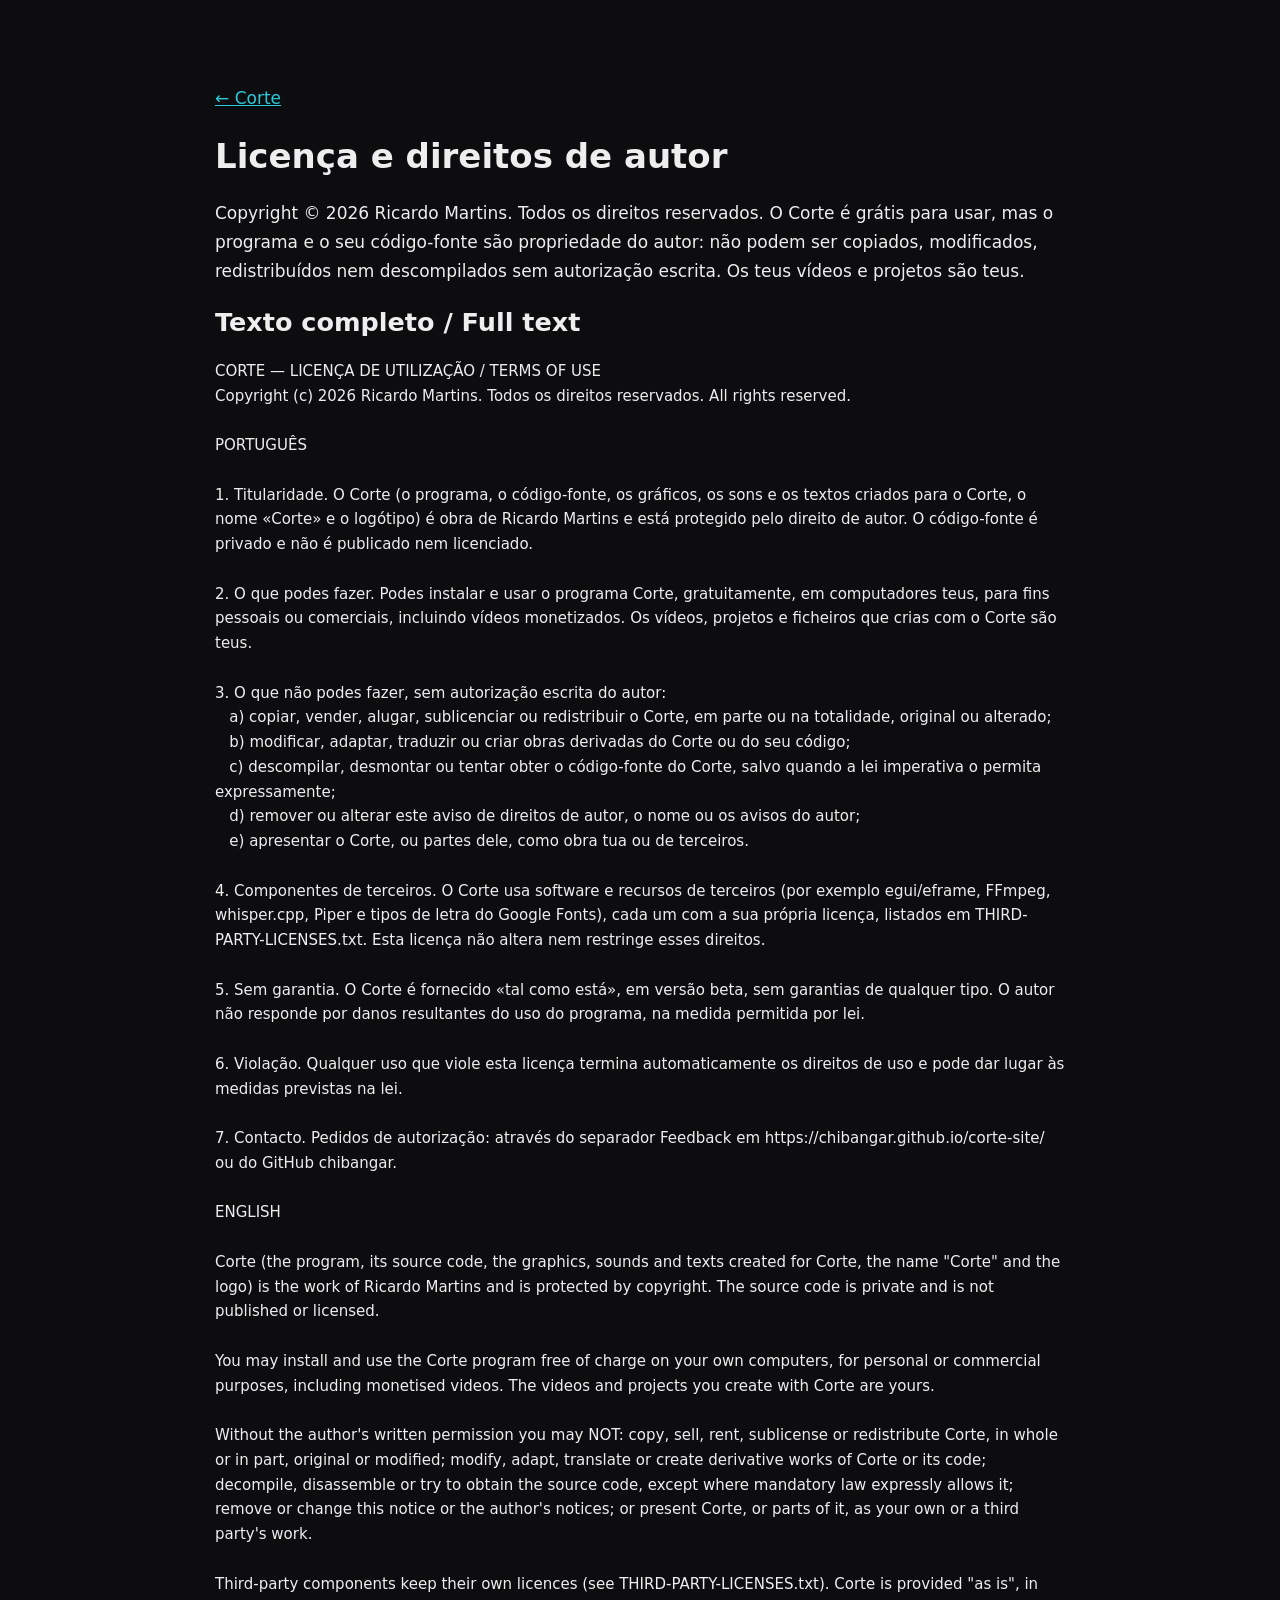
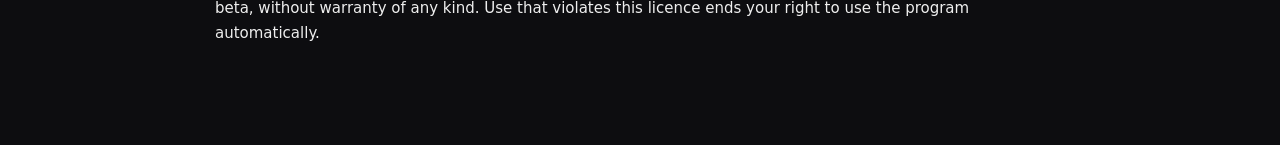
<file: licenca.html>
<!doctype html><html lang="pt-PT"><meta charset="utf-8"><meta name="viewport" content="width=device-width,initial-scale=1"><title>Corte — Licença e direitos de autor / Licence and copyright</title>
<style>body{background:#0d0d10;color:#eee;font:17px/1.7 system-ui;max-width:850px;margin:60px auto;padding:24px}a{color:#2cc8d8}h1,h2{line-height:1.2}pre{white-space:pre-wrap;font:15px/1.65 system-ui}</style>
<a href="./">← Corte</a><h1>Licença e direitos de autor</h1><p>Copyright © 2026 Ricardo Martins. Todos os direitos reservados. O Corte é grátis para usar, mas o programa e o seu código-fonte são propriedade do autor: não podem ser copiados, modificados, redistribuídos nem descompilados sem autorização escrita. Os teus vídeos e projetos são teus.</p><h2>Texto completo / Full text</h2><pre>CORTE — LICEN&#199;A DE UTILIZA&#199;&#195;O / TERMS OF USE
Copyright (c) 2026 Ricardo Martins. Todos os direitos reservados. All rights reserved.

PORTUGU&#202;S

1. Titularidade. O Corte (o programa, o c&#243;digo-fonte, os gr&#225;ficos, os sons e os textos criados para o Corte, o nome &#171;Corte&#187; e o log&#243;tipo) &#233; obra de Ricardo Martins e est&#225; protegido pelo direito de autor. O c&#243;digo-fonte &#233; privado e n&#227;o &#233; publicado nem licenciado.

2. O que podes fazer. Podes instalar e usar o programa Corte, gratuitamente, em computadores teus, para fins pessoais ou comerciais, incluindo v&#237;deos monetizados. Os v&#237;deos, projetos e ficheiros que crias com o Corte s&#227;o teus.

3. O que n&#227;o podes fazer, sem autoriza&#231;&#227;o escrita do autor:
   a) copiar, vender, alugar, sublicenciar ou redistribuir o Corte, em parte ou na totalidade, original ou alterado;
   b) modificar, adaptar, traduzir ou criar obras derivadas do Corte ou do seu c&#243;digo;
   c) descompilar, desmontar ou tentar obter o c&#243;digo-fonte do Corte, salvo quando a lei imperativa o permita expressamente;
   d) remover ou alterar este aviso de direitos de autor, o nome ou os avisos do autor;
   e) apresentar o Corte, ou partes dele, como obra tua ou de terceiros.

4. Componentes de terceiros. O Corte usa software e recursos de terceiros (por exemplo egui/eframe, FFmpeg, whisper.cpp, Piper e tipos de letra do Google Fonts), cada um com a sua pr&#243;pria licen&#231;a, listados em THIRD-PARTY-LICENSES.txt. Esta licen&#231;a n&#227;o altera nem restringe esses direitos.

5. Sem garantia. O Corte &#233; fornecido &#171;tal como est&#225;&#187;, em vers&#227;o beta, sem garantias de qualquer tipo. O autor n&#227;o responde por danos resultantes do uso do programa, na medida permitida por lei.

6. Viola&#231;&#227;o. Qualquer uso que viole esta licen&#231;a termina automaticamente os direitos de uso e pode dar lugar &#224;s medidas previstas na lei.

7. Contacto. Pedidos de autoriza&#231;&#227;o: atrav&#233;s do separador Feedback em https://chibangar.github.io/corte-site/ ou do GitHub chibangar.

ENGLISH

Corte (the program, its source code, the graphics, sounds and texts created for Corte, the name &quot;Corte&quot; and the logo) is the work of Ricardo Martins and is protected by copyright. The source code is private and is not published or licensed.

You may install and use the Corte program free of charge on your own computers, for personal or commercial purposes, including monetised videos. The videos and projects you create with Corte are yours.

Without the author&#39;s written permission you may NOT: copy, sell, rent, sublicense or redistribute Corte, in whole or in part, original or modified; modify, adapt, translate or create derivative works of Corte or its code; decompile, disassemble or try to obtain the source code, except where mandatory law expressly allows it; remove or change this notice or the author&#39;s notices; or present Corte, or parts of it, as your own or a third party&#39;s work.

Third-party components keep their own licences (see THIRD-PARTY-LICENSES.txt). Corte is provided &quot;as is&quot;, in beta, without warranty of any kind. Use that violates this licence ends your right to use the program automatically.
</pre>
</file>
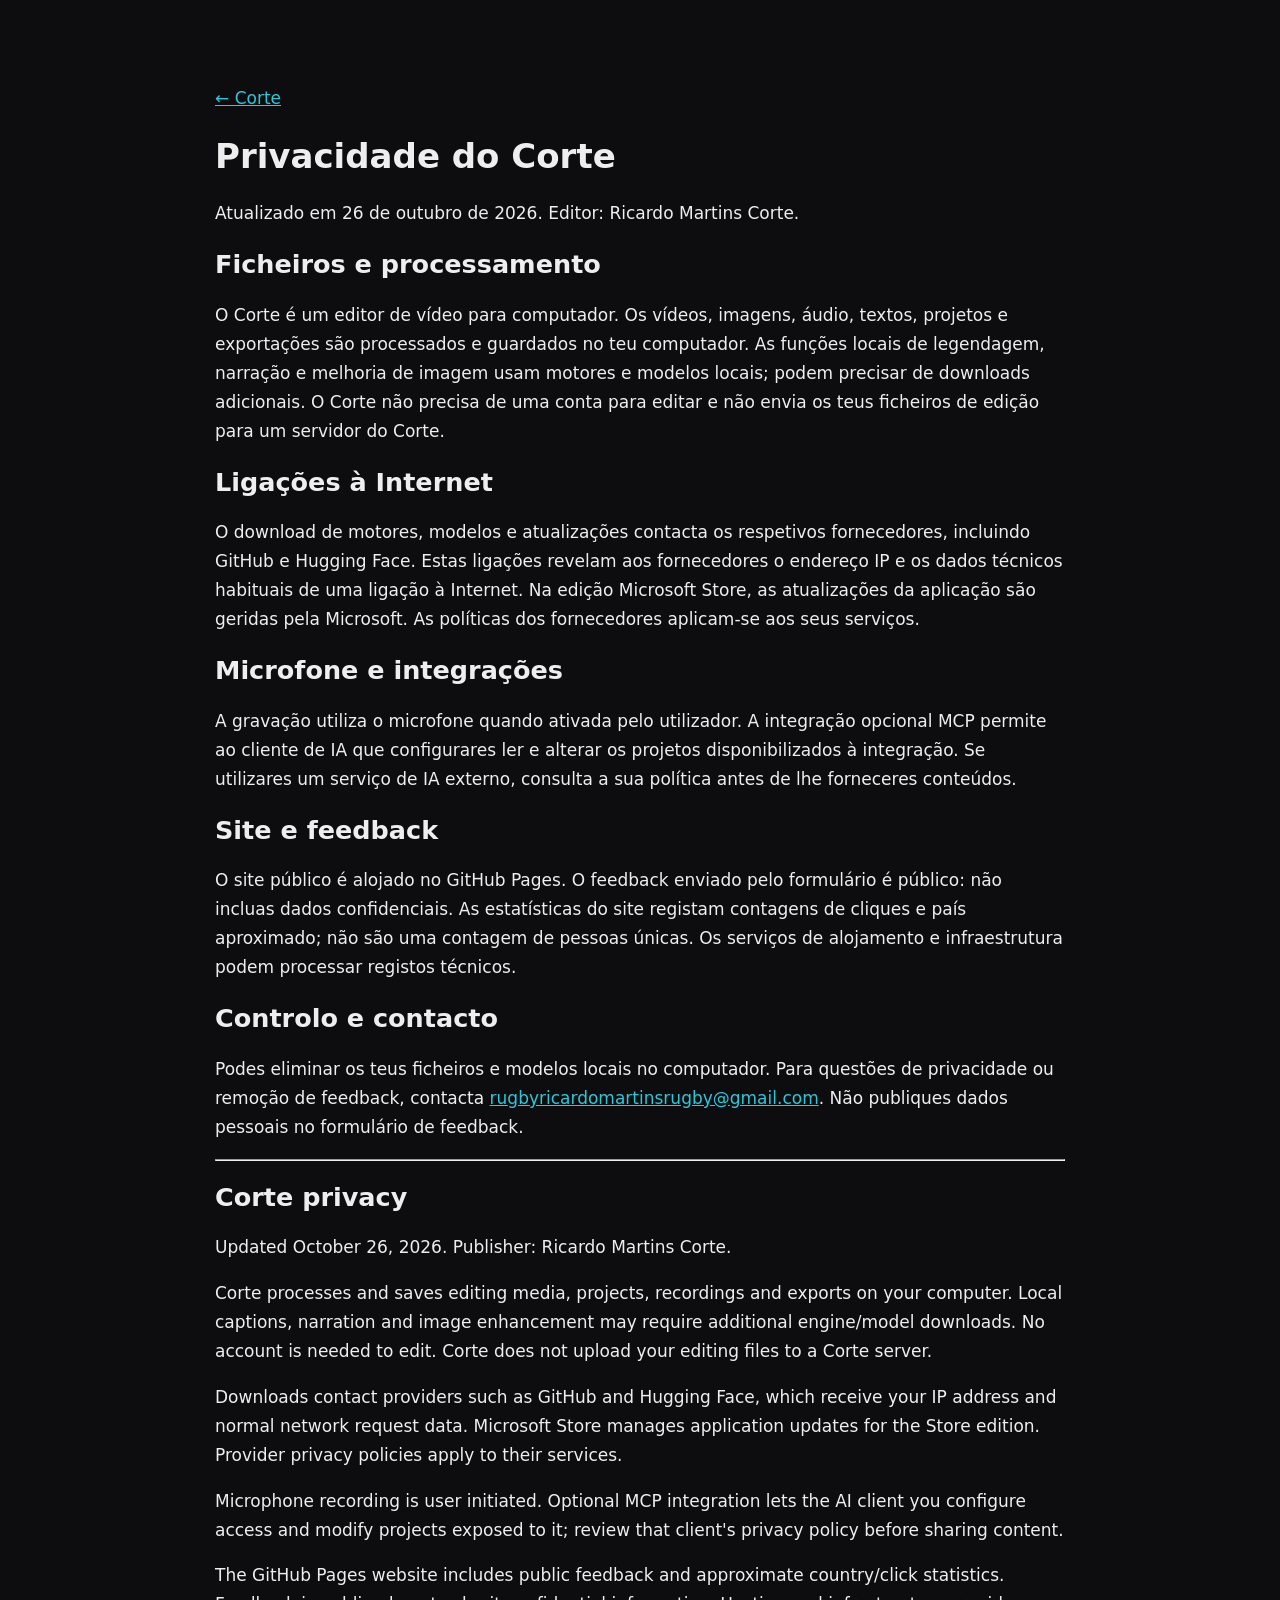
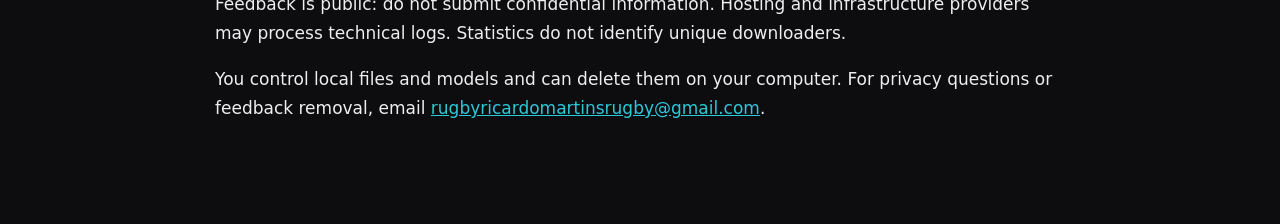
<file: privacy.html>
<!doctype html><html lang="pt-PT"><meta charset="utf-8"><meta name="viewport" content="width=device-width,initial-scale=1"><title>Corte — Privacidade / Privacy</title>
<style>body{background:#0d0d10;color:#eee;font:17px/1.7 system-ui;max-width:850px;margin:60px auto;padding:24px}a{color:#2cc8d8}h1,h2{line-height:1.2}</style>
<a href="./">← Corte</a><h1>Privacidade do Corte</h1><p>Atualizado em 26 de outubro de 2026. Editor: Ricardo Martins Corte.</p>
<h2>Ficheiros e processamento</h2><p>O Corte é um editor de vídeo para computador. Os vídeos, imagens, áudio, textos, projetos e exportações são processados e guardados no teu computador. As funções locais de legendagem, narração e melhoria de imagem usam motores e modelos locais; podem precisar de downloads adicionais. O Corte não precisa de uma conta para editar e não envia os teus ficheiros de edição para um servidor do Corte.</p>
<h2>Ligações à Internet</h2><p>O download de motores, modelos e atualizações contacta os respetivos fornecedores, incluindo GitHub e Hugging Face. Estas ligações revelam aos fornecedores o endereço IP e os dados técnicos habituais de uma ligação à Internet. Na edição Microsoft Store, as atualizações da aplicação são geridas pela Microsoft. As políticas dos fornecedores aplicam-se aos seus serviços.</p>
<h2>Microfone e integrações</h2><p>A gravação utiliza o microfone quando ativada pelo utilizador. A integração opcional MCP permite ao cliente de IA que configurares ler e alterar os projetos disponibilizados à integração. Se utilizares um serviço de IA externo, consulta a sua política antes de lhe forneceres conteúdos.</p>
<h2>Site e feedback</h2><p>O site público é alojado no GitHub Pages. O feedback enviado pelo formulário é público: não incluas dados confidenciais. As estatísticas do site registam contagens de cliques e país aproximado; não são uma contagem de pessoas únicas. Os serviços de alojamento e infraestrutura podem processar registos técnicos.</p>
<h2>Controlo e contacto</h2><p>Podes eliminar os teus ficheiros e modelos locais no computador. Para questões de privacidade ou remoção de feedback, contacta <a href="mailto:rugbyricardomartinsrugby@gmail.com">rugbyricardomartinsrugby@gmail.com</a>. Não publiques dados pessoais no formulário de feedback.</p>
<hr><section lang="en"><h1>Corte privacy</h1><p>Updated October 26, 2026. Publisher: Ricardo Martins Corte.</p><p>Corte processes and saves editing media, projects, recordings and exports on your computer. Local captions, narration and image enhancement may require additional engine/model downloads. No account is needed to edit. Corte does not upload your editing files to a Corte server.</p><p>Downloads contact providers such as GitHub and Hugging Face, which receive your IP address and normal network request data. Microsoft Store manages application updates for the Store edition. Provider privacy policies apply to their services.</p><p>Microphone recording is user initiated. Optional MCP integration lets the AI client you configure access and modify projects exposed to it; review that client's privacy policy before sharing content.</p><p>The GitHub Pages website includes public feedback and approximate country/click statistics. Feedback is public: do not submit confidential information. Hosting and infrastructure providers may process technical logs. Statistics do not identify unique downloaders.</p><p>You control local files and models and can delete them on your computer. For privacy questions or feedback removal, email <a href="mailto:rugbyricardomartinsrugby@gmail.com">rugbyricardomartinsrugby@gmail.com</a>.</p></section></html>
</file>
